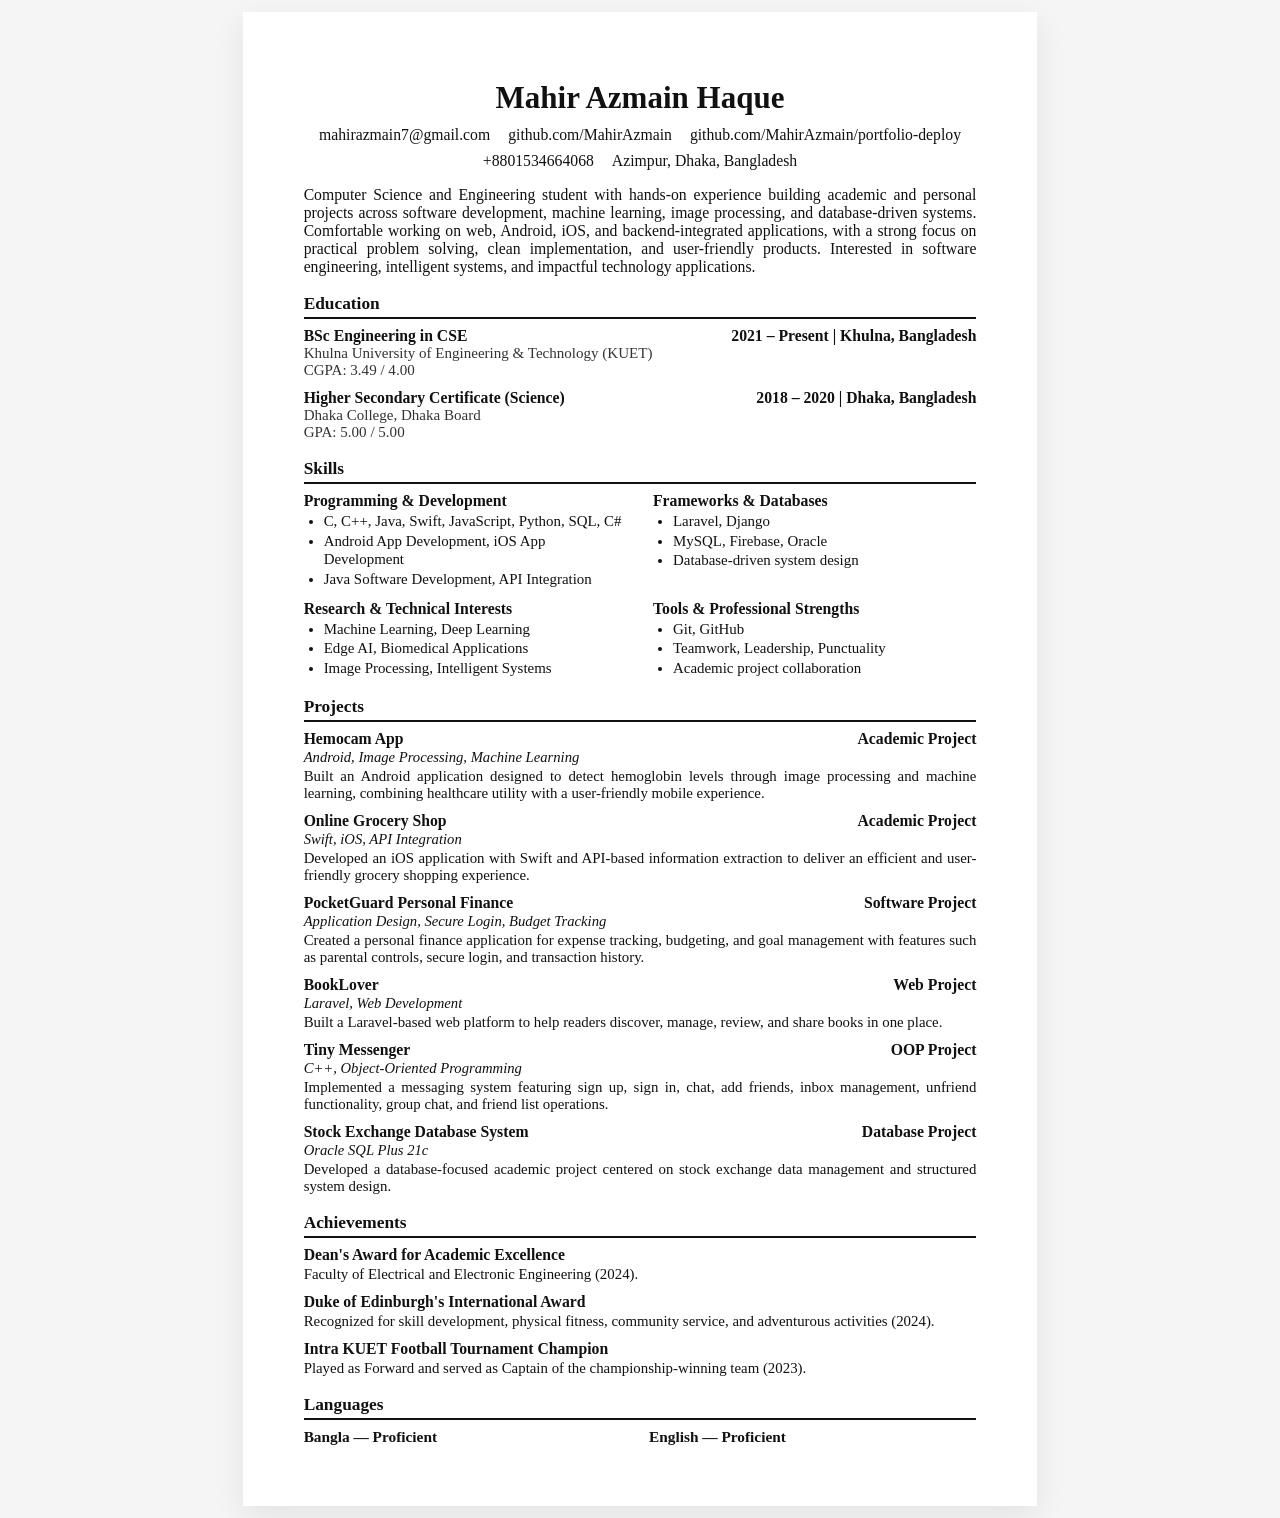
<file: assets/cv/mahir-azmain-professional-cv.html>
<!DOCTYPE html>
<html lang="en">
<head>
  <meta charset="UTF-8" />
  <meta name="viewport" content="width=device-width, initial-scale=1.0" />
  <title>Mahir Azmain Haque - CV</title>
  <style>
    :root {
      --text: #111;
      --muted: #333;
      --line: #111;
    }
    * { box-sizing: border-box; }
    body {
      margin: 0;
      background: #f5f5f5;
      font-family: Georgia, "Times New Roman", serif;
      color: var(--text);
    }
    .page {
      width: 210mm;
      min-height: 297mm;
      margin: 12px auto;
      background: white;
      padding: 18mm 16mm 16mm;
      box-shadow: 0 10px 30px rgba(0,0,0,.08);
    }
    h1 {
      margin: 0;
      text-align: center;
      font-size: 31px;
      font-weight: 700;
    }
    .contacts {
      margin-top: 10px;
      display: flex;
      flex-wrap: wrap;
      justify-content: center;
      gap: 8px 18px;
      font-size: 11.8pt;
    }
    .summary {
      margin-top: 16px;
      font-size: 11.8pt;
      text-align: justify;
    }
    .section {
      margin-top: 18px;
    }
    .section-title {
      font-size: 13pt;
      font-weight: 700;
      border-bottom: 2px solid var(--line);
      padding-bottom: 3px;
      margin-bottom: 8px;
    }
    .row-head {
      display: flex;
      justify-content: space-between;
      align-items: baseline;
      gap: 14px;
      font-size: 11.8pt;
      font-weight: 700;
    }
    .sub {
      font-size: 11.3pt;
      color: var(--muted);
    }
    .item {
      margin-bottom: 10px;
    }
    .skills-grid {
      display: grid;
      grid-template-columns: 1fr 1fr;
      gap: 10px 26px;
    }
    .skill-block-title {
      font-size: 11.8pt;
      font-weight: 700;
      margin-bottom: 2px;
    }
    ul {
      margin: 2px 0 0 20px;
      padding: 0;
    }
    li {
      margin: 1px 0;
      font-size: 11.2pt;
      line-height: 1.25;
    }
    .project-title {
      font-size: 11.8pt;
      font-weight: 700;
    }
    .tech-line {
      font-size: 11pt;
      font-style: italic;
      margin-top: 1px;
    }
    .project-desc {
      font-size: 11.15pt;
      margin-top: 2px;
      text-align: justify;
    }
    .languages {
      display: grid;
      grid-template-columns: 1fr 1fr;
      gap: 18px;
      font-size: 11.5pt;
      font-weight: 700;
    }
    @media print {
      body { background: white; }
      .page { margin: 0; box-shadow: none; width: auto; min-height: auto; }
    }
  </style>
</head>
<body>
  <main class="page">
    <h1>Mahir Azmain Haque</h1>

    <div class="contacts">
      <span>mahirazmain7@gmail.com</span>
      <span>github.com/MahirAzmain</span>
      <span>github.com/MahirAzmain/portfolio-deploy</span>
      <span>+8801534664068</span>
      <span>Azimpur, Dhaka, Bangladesh</span>
    </div>

    <div class="summary">
      Computer Science and Engineering student with hands-on experience building academic and personal projects across software development, machine learning, image processing, and database-driven systems. Comfortable working on web, Android, iOS, and backend-integrated applications, with a strong focus on practical problem solving, clean implementation, and user-friendly products. Interested in software engineering, intelligent systems, and impactful technology applications.
    </div>

    <section class="section">
      <div class="section-title">Education</div>
      <div class="item">
        <div class="row-head">
          <div>BSc Engineering in CSE</div>
          <div>2021 – Present | Khulna, Bangladesh</div>
        </div>
        <div class="sub">Khulna University of Engineering & Technology (KUET)</div>
        <div class="sub">CGPA: 3.49 / 4.00</div>
      </div>
      <div class="item">
        <div class="row-head">
          <div>Higher Secondary Certificate (Science)</div>
          <div>2018 – 2020 | Dhaka, Bangladesh</div>
        </div>
        <div class="sub">Dhaka College, Dhaka Board</div>
        <div class="sub">GPA: 5.00 / 5.00</div>
      </div>
    </section>

    <section class="section">
      <div class="section-title">Skills</div>
      <div class="skills-grid">
        <div>
          <div class="skill-block-title">Programming & Development</div>
          <ul>
            <li>C, C++, Java, Swift, JavaScript, Python, SQL, C#</li>
            <li>Android App Development, iOS App Development</li>
            <li>Java Software Development, API Integration</li>
          </ul>
        </div>
        <div>
          <div class="skill-block-title">Frameworks & Databases</div>
          <ul>
            <li>Laravel, Django</li>
            <li>MySQL, Firebase, Oracle</li>
            <li>Database-driven system design</li>
          </ul>
        </div>
        <div>
          <div class="skill-block-title">Research & Technical Interests</div>
          <ul>
            <li>Machine Learning, Deep Learning</li>
            <li>Edge AI, Biomedical Applications</li>
            <li>Image Processing, Intelligent Systems</li>
          </ul>
        </div>
        <div>
          <div class="skill-block-title">Tools & Professional Strengths</div>
          <ul>
            <li>Git, GitHub</li>
            <li>Teamwork, Leadership, Punctuality</li>
            <li>Academic project collaboration</li>
          </ul>
        </div>
      </div>
    </section>

    <section class="section">
      <div class="section-title">Projects</div>

      <div class="item">
        <div class="row-head">
          <div class="project-title">Hemocam App</div>
          <div>Academic Project</div>
        </div>
        <div class="tech-line">Android, Image Processing, Machine Learning</div>
        <div class="project-desc">Built an Android application designed to detect hemoglobin levels through image processing and machine learning, combining healthcare utility with a user-friendly mobile experience.</div>
      </div>

      <div class="item">
        <div class="row-head">
          <div class="project-title">Online Grocery Shop</div>
          <div>Academic Project</div>
        </div>
        <div class="tech-line">Swift, iOS, API Integration</div>
        <div class="project-desc">Developed an iOS application with Swift and API-based information extraction to deliver an efficient and user-friendly grocery shopping experience.</div>
      </div>

      <div class="item">
        <div class="row-head">
          <div class="project-title">PocketGuard Personal Finance</div>
          <div>Software Project</div>
        </div>
        <div class="tech-line">Application Design, Secure Login, Budget Tracking</div>
        <div class="project-desc">Created a personal finance application for expense tracking, budgeting, and goal management with features such as parental controls, secure login, and transaction history.</div>
      </div>

      <div class="item">
        <div class="row-head">
          <div class="project-title">BookLover</div>
          <div>Web Project</div>
        </div>
        <div class="tech-line">Laravel, Web Development</div>
        <div class="project-desc">Built a Laravel-based web platform to help readers discover, manage, review, and share books in one place.</div>
      </div>

      <div class="item">
        <div class="row-head">
          <div class="project-title">Tiny Messenger</div>
          <div>OOP Project</div>
        </div>
        <div class="tech-line">C++, Object-Oriented Programming</div>
        <div class="project-desc">Implemented a messaging system featuring sign up, sign in, chat, add friends, inbox management, unfriend functionality, group chat, and friend list operations.</div>
      </div>

      <div class="item">
        <div class="row-head">
          <div class="project-title">Stock Exchange Database System</div>
          <div>Database Project</div>
        </div>
        <div class="tech-line">Oracle SQL Plus 21c</div>
        <div class="project-desc">Developed a database-focused academic project centered on stock exchange data management and structured system design.</div>
      </div>
    </section>

    <section class="section">
      <div class="section-title">Achievements</div>
      <div class="item">
        <div class="project-title">Dean's Award for Academic Excellence</div>
        <div class="project-desc">Faculty of Electrical and Electronic Engineering (2024).</div>
      </div>
      <div class="item">
        <div class="project-title">Duke of Edinburgh's International Award</div>
        <div class="project-desc">Recognized for skill development, physical fitness, community service, and adventurous activities (2024).</div>
      </div>
      <div class="item">
        <div class="project-title">Intra KUET Football Tournament Champion</div>
        <div class="project-desc">Played as Forward and served as Captain of the championship-winning team (2023).</div>
      </div>
    </section>

    <section class="section">
      <div class="section-title">Languages</div>
      <div class="languages">
        <div>Bangla — Proficient</div>
        <div>English — Proficient</div>
      </div>
    </section>
  </main>
</body>
</html>
</file>
